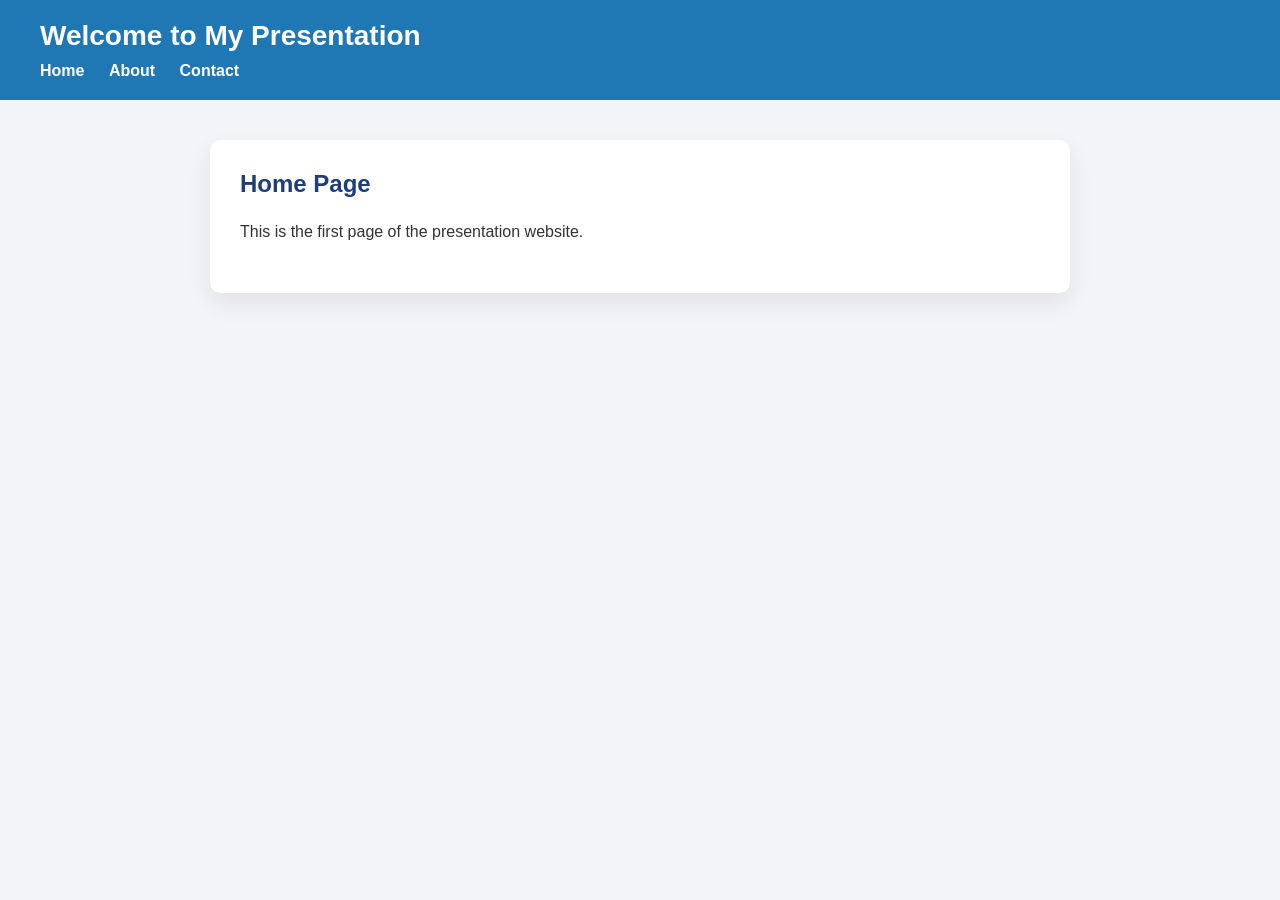
<file: index.html>
<!DOCTYPE html>
<html>
<head>
    <title>Home</title>
    <link rel="stylesheet" href="style.css">
</head>
<body>
    <header>
        <h1>Welcome to My Presentation</h1>
        <nav>
            <a href="index.html">Home</a>
            <a href="about.html">About</a>
            <a href="contact.html">Contact</a>
        </nav>
    </header>

    <section>
        <h2>Home Page</h2>
        <p>This is the first page of the presentation website.</p>
    </section>
</body>
</html>
</file>
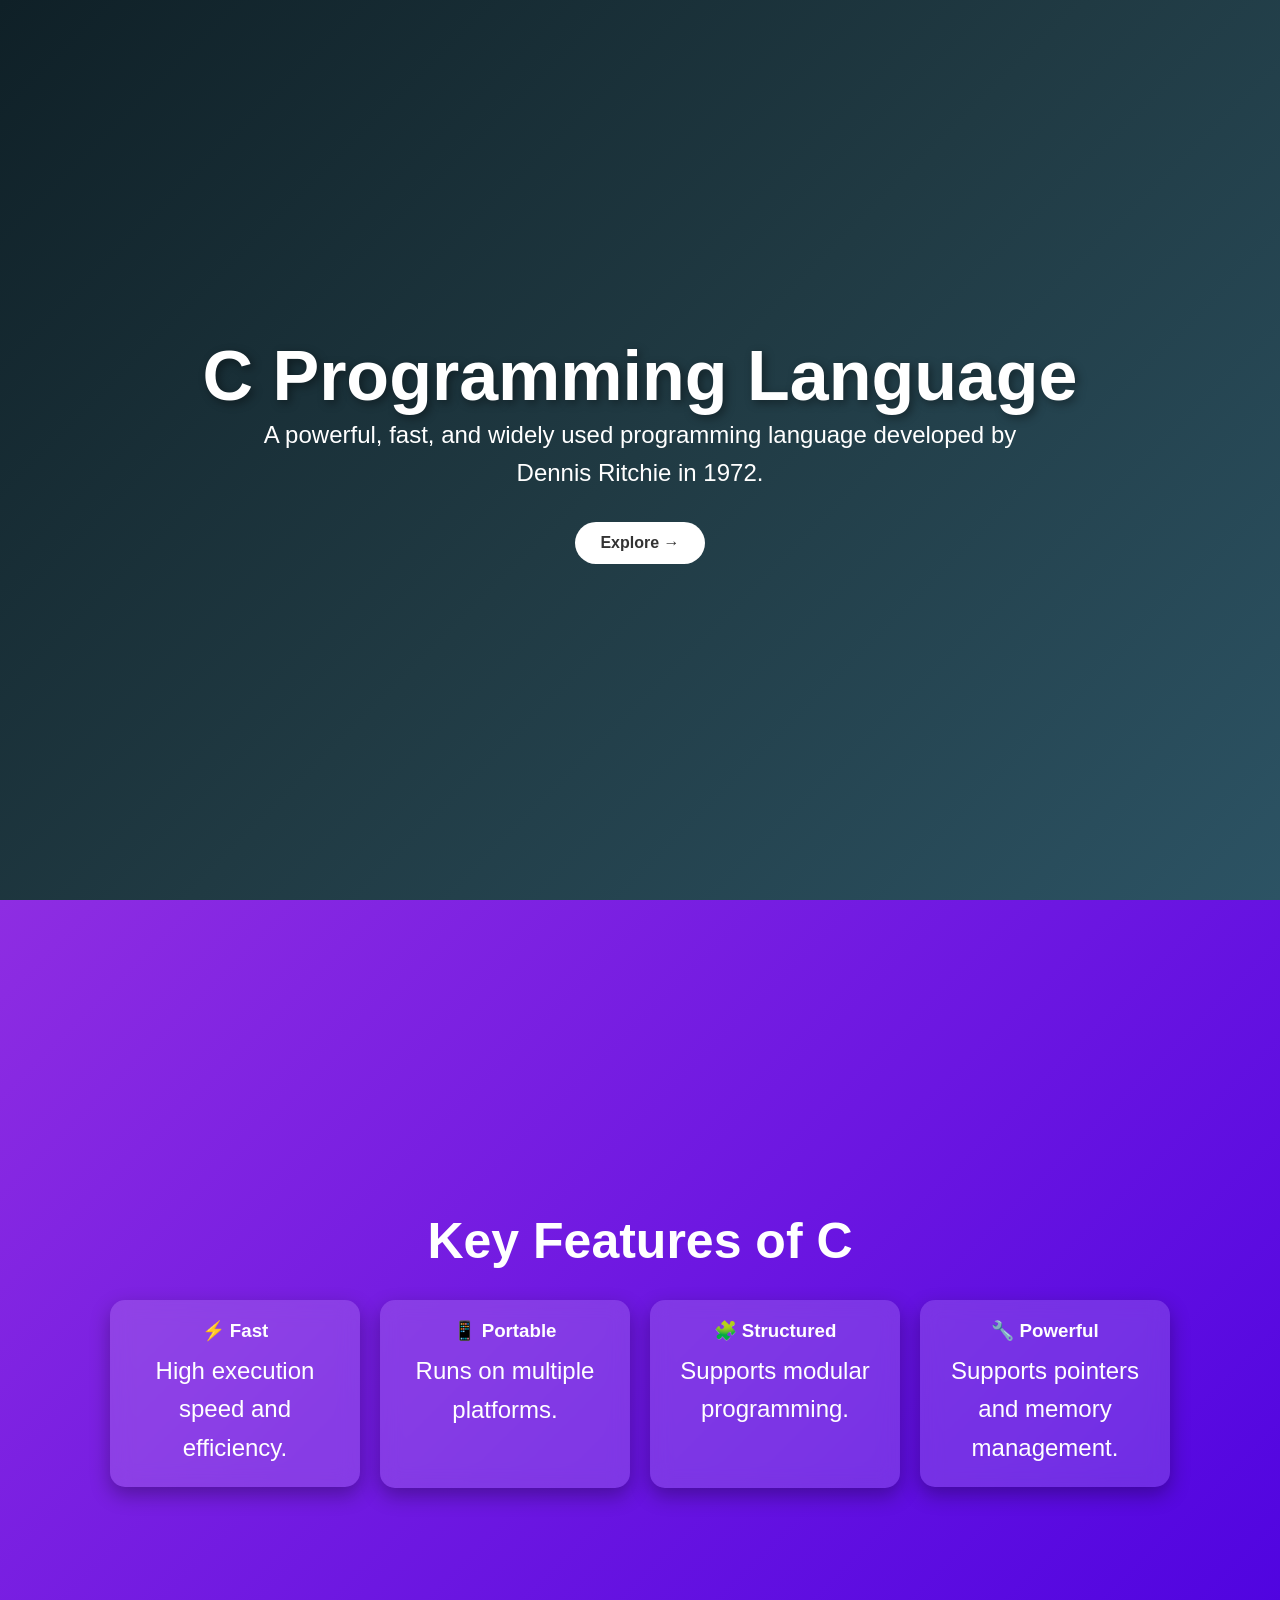
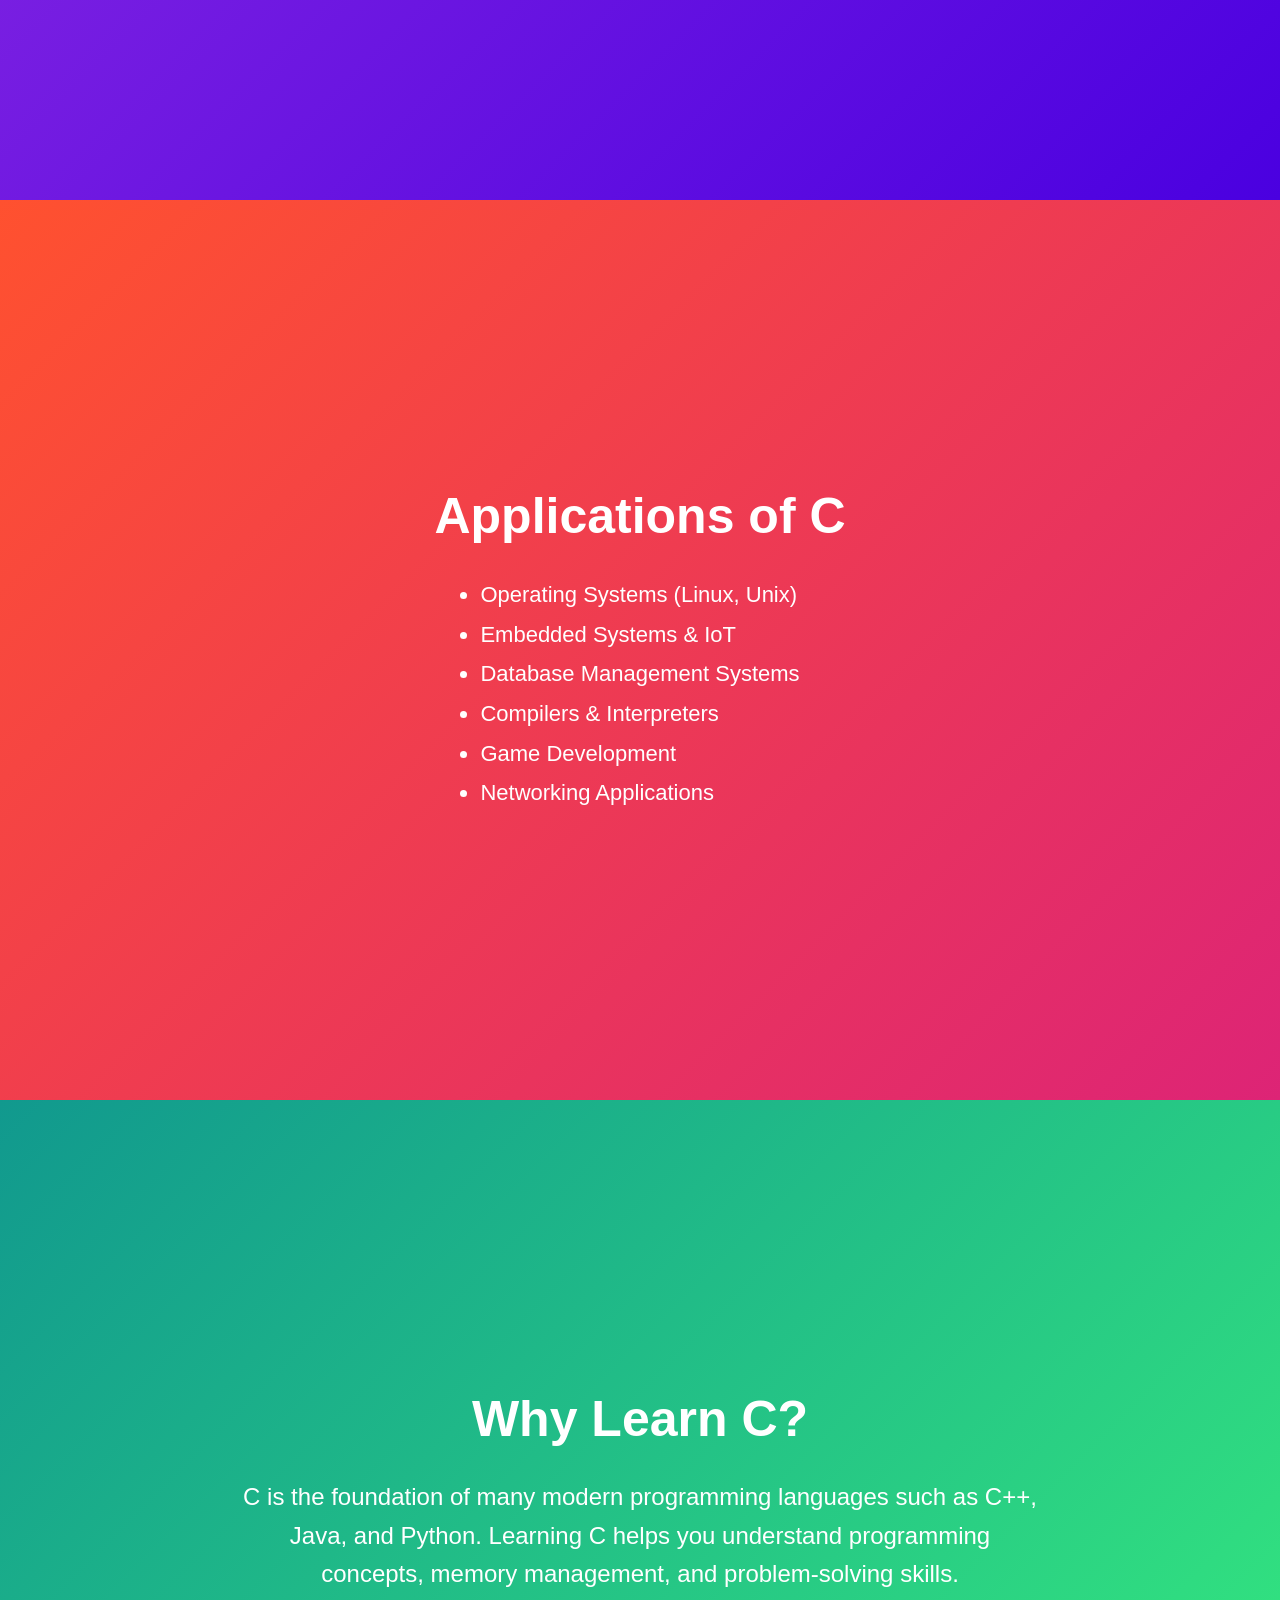
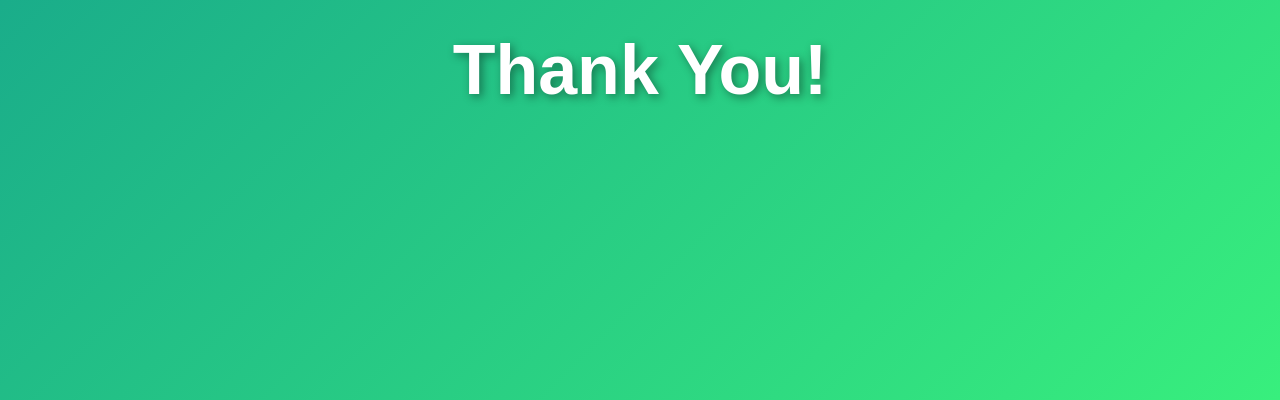
<file: day_3/pres.html>
<!DOCTYPE html>
<html lang="en">
<head>
<meta charset="UTF-8">
<meta name="viewport" content="width=device-width, initial-scale=1.0">
<title>C Programming Presentation</title>

<style>
*{
    margin:0;
    padding:0;
    box-sizing:border-box;
    font-family:'Segoe UI',sans-serif;
    scroll-behavior:smooth;
}

body{
    overflow-x:hidden;
}

.slide{
    height:100vh;
    display:flex;
    flex-direction:column;
    justify-content:center;
    align-items:center;
    text-align:center;
    padding:40px;
    color:white;
}

.slide1{
    background:linear-gradient(135deg,#0f2027,#203a43,#2c5364);
}

.slide2{
    background:linear-gradient(135deg,#8e2de2,#4a00e0);
}

.slide3{
    background:linear-gradient(135deg,#ff512f,#dd2476);
}

.slide4{
    background:linear-gradient(135deg,#11998e,#38ef7d);
}

h1{
    font-size:70px;
    text-shadow:3px 3px 10px rgba(0,0,0,0.4);
    animation:fadeIn 2s ease;
}

h2{
    font-size:50px;
    margin-bottom:30px;
}

p{
    font-size:24px;
    max-width:800px;
    line-height:1.6;
}

.card-container{
    display:flex;
    gap:20px;
    flex-wrap:wrap;
    justify-content:center;
}

.card{
    width:250px;
    padding:20px;
    background:rgba(255,255,255,0.15);
    backdrop-filter:blur(10px);
    border-radius:15px;
    box-shadow:0 8px 20px rgba(0,0,0,0.3);
    transition:0.4s;
}

.card:hover{
    transform:translateY(-10px);
}

.card h3{
    margin-bottom:10px;
}

ul{
    text-align:left;
    font-size:22px;
    line-height:1.8;
}

.btn{
    margin-top:30px;
    padding:12px 25px;
    background:white;
    color:#333;
    text-decoration:none;
    border-radius:30px;
    font-weight:bold;
}

@keyframes fadeIn{
    from{
        opacity:0;
        transform:translateY(-40px);
    }
    to{
        opacity:1;
        transform:translateY(0);
    }
}
</style>
</head>
<body>

<!-- Slide 1 -->
<section class="slide slide1">
    <h1>C Programming Language</h1>
    <p>
        A powerful, fast, and widely used programming language
        developed by Dennis Ritchie in 1972.
    </p>
    <a href="#slide2" class="btn">Explore →</a>
</section>

<!-- Slide 2 -->
<section class="slide slide2" id="slide2">
    <h2>Key Features of C</h2>

    <div class="card-container">

        <div class="card">
            <h3>⚡ Fast</h3>
            <p>High execution speed and efficiency.</p>
        </div>

        <div class="card">
            <h3>📱 Portable</h3>
            <p>Runs on multiple platforms.</p>
        </div>

        <div class="card">
            <h3>🧩 Structured</h3>
            <p>Supports modular programming.</p>
        </div>

        <div class="card">
            <h3>🔧 Powerful</h3>
            <p>Supports pointers and memory management.</p>
        </div>

    </div>
</section>

<!-- Slide 3 -->
<section class="slide slide3">
    <h2>Applications of C</h2>

    <ul>
        <li>Operating Systems (Linux, Unix)</li>
        <li>Embedded Systems & IoT</li>
        <li>Database Management Systems</li>
        <li>Compilers & Interpreters</li>
        <li>Game Development</li>
        <li>Networking Applications</li>
    </ul>

</section>

<!-- Slide 4 -->
<section class="slide slide4">
    <h2>Why Learn C?</h2>

    <p>
        C is the foundation of many modern programming languages
        such as C++, Java, and Python. Learning C helps you
        understand programming concepts, memory management,
        and problem-solving skills.
    </p>

    <br><br>

    <h1>Thank You!</h1>
</section>

</body>
</html>
</file>
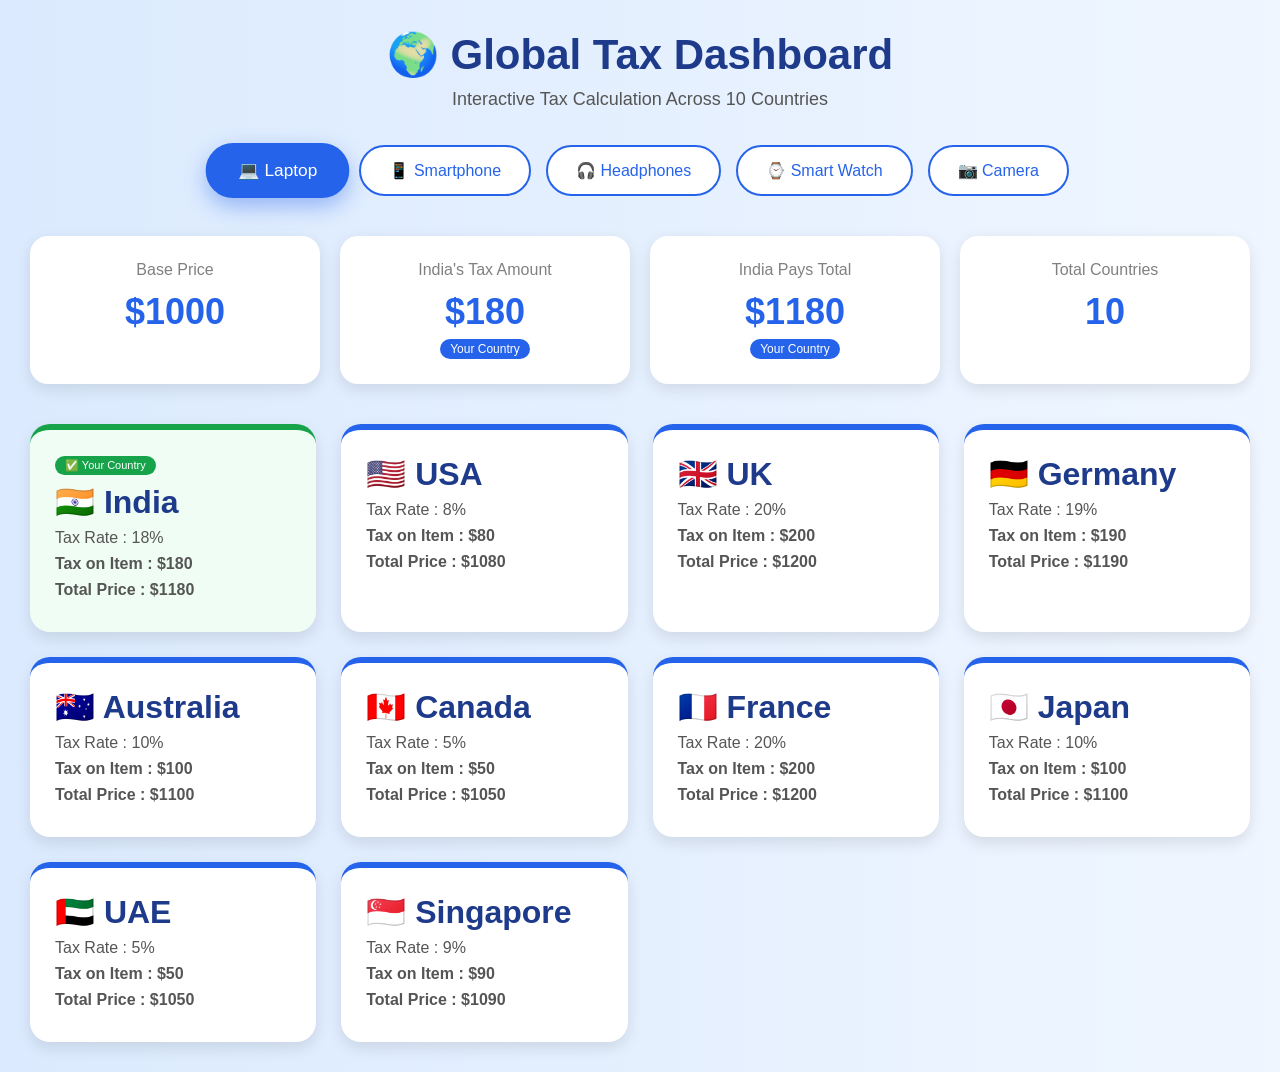
<file: day_3/dya_4/ass1.html>
<!DOCTYPE html>
<html lang="en">
<head>

<meta charset="UTF-8">
<meta name="viewport" content="width=device-width, initial-scale=1.0">
<title>Global Tax Dashboard</title>

<style>

* {
    margin: 0;
    padding: 0;
    box-sizing: border-box;
    font-family: Arial;
}

body {
    background: linear-gradient(to right, #dbeafe, #eff6ff);
    padding: 30px;
}

/* TITLE */
h1 {
    text-align: center;
    color: #1e3a8a;
    margin-bottom: 10px;
    font-size: 42px;
}

.subtitle {
    text-align: center;
    color: #555;
    margin-bottom: 35px;
    font-size: 18px;
}

/* PRODUCT BUTTONS */
.products {
    display: flex;
    justify-content: center;
    gap: 15px;
    flex-wrap: wrap;
    margin-bottom: 40px;
}

.products button {
    padding: 14px 28px;
    border: 2px solid #2563eb;
    background: white;
    color: #2563eb;
    border-radius: 40px;
    font-size: 16px;
    cursor: pointer;
    transition: 0.3s;
}

/*  Active button stays highlighted */
.products button.active,
.products button:hover {
    background: #2563eb;
    color: white;
    transform: scale(1.08);
    box-shadow: 0 8px 20px rgba(37,99,235,0.4);
}

/* SUMMARY BOXES */
.summary {
    display: grid;
    grid-template-columns: repeat(auto-fit, minmax(220px, 1fr));
    gap: 20px;
    margin-bottom: 40px;
}

.box {
    background: white;
    padding: 25px;
    border-radius: 18px;
    text-align: center;
    box-shadow: 0 5px 15px rgba(0,0,0,0.1);
    transition: 0.4s;
}

.box:hover {
    transform: translateY(-8px);
    box-shadow: 0 12px 25px rgba(0,0,0,0.2);
}

.box p {
    color: gray;
    font-size: 16px;
}

.box h2 {
    margin-top: 12px;
    font-size: 36px;
    color: #2563eb;
}

/*  Your country label style */
.box .you-label {
    font-size: 12px;
    background: #2563eb;
    color: white;
    padding: 3px 10px;
    border-radius: 20px;
    display: inline-block;
    margin-top: 6px;
}

/* COUNTRY CARDS */
.cards {
    display: grid;
    grid-template-columns: repeat(auto-fit, minmax(240px, 1fr));
    gap: 25px;
}

.card {
    background: white;
    padding: 25px;
    border-radius: 20px;
    box-shadow: 0 6px 15px rgba(0,0,0,0.1);
    border-top: 6px solid #2563eb;
    transition: 0.4s;
    cursor: pointer;
    animation: fadeIn 0.5s ease;
}

/* Your country card highlighted differently */
.card.my-country {
    border-top: 6px solid #16a34a;
    background: #f0fdf4;
}

.card:hover {
    transform: translateY(-10px) scale(1.03);
    box-shadow: 0 15px 30px rgba(0,0,0,0.2);
}

/*  Flag + name headline */
.card h2 {
    font-size: 32px;
    margin-bottom: 6px;
    color: #1e3a8a;
}

.card p {
    margin: 8px 0;
    color: #555;
    font-size: 16px;
}

.tax {
    color: #16a34a;
    font-weight: bold;
}

.total {
    color: #2563eb;
    font-weight: bold;
}

/* Your country badge inside card */
.you-badge {
    display: inline-block;
    background: #16a34a;
    color: white;
    font-size: 11px;
    padding: 3px 10px;
    border-radius: 20px;
    margin-bottom: 8px;
}

@keyframes fadeIn {
    from { opacity: 0; transform: translateY(20px); }
    to   { opacity: 1; transform: translateY(0); }
}

</style>
</head>
<body>

<h1>🌍 Global Tax Dashboard</h1>
<p class="subtitle">Interactive Tax Calculation Across 10 Countries</p>

<!-- PRODUCT BUTTONS -->
<div class="products">
    <button onclick="showTax(this, 1000)">💻 Laptop</button>
    <button onclick="showTax(this, 700)">📱 Smartphone</button>
    <button onclick="showTax(this, 200)">🎧 Headphones</button>
    <button onclick="showTax(this, 300)">⌚ Smart Watch</button>
    <button onclick="showTax(this, 900)">📷 Camera</button>
</div>

<!-- SUMMARY — Clearly labeled as India (Your Country) -->
<div class="summary">

    <div class="box">
        <p>Base Price</p>
        <h2 id="basePrice">$0</h2>
    </div>

    <div class="box">
        <p>India's Tax Amount</p>
        <h2 id="indiaTax">$0</h2>
        <span class="you-label">Your Country</span>
    </div>

    <div class="box">
        <p>India Pays Total</p>
        <h2 id="indiaTotal">$0</h2>
        <span class="you-label">Your Country</span>
    </div>

    <div class="box">
        <p>Total Countries</p>
        <h2>10</h2>
    </div>

</div>

<!-- COUNTRY CARDS -->
<div class="cards" id="cards"></div>

<script>

// Added flag to each country
const countries = [
    { name: "India",     flag: "🇮🇳", tax: 18 },
    { name: "USA",       flag: "🇺🇸", tax: 8  },
    { name: "UK",        flag: "🇬🇧", tax: 20 },
    { name: "Germany",   flag: "🇩🇪", tax: 19 },
    { name: "Australia", flag: "🇦🇺", tax: 10 },
    { name: "Canada",    flag: "🇨🇦", tax: 5  },
    { name: "France",    flag: "🇫🇷", tax: 20 },
    { name: "Japan",     flag: "🇯🇵", tax: 10 },
    { name: "UAE",       flag: "🇦🇪", tax: 5  },
    { name: "Singapore", flag: "🇸🇬", tax: 9  }
];

function showTax(clickedBtn, price) {

    //  Remove active from all buttons, add to clicked one
    document.querySelectorAll(".products button")
        .forEach(btn => btn.classList.remove("active"));
    clickedBtn.classList.add("active");

    // SUMMARY — India is index 0
    let indiaTax   = (price * 18) / 100;
    let indiaTotal = price + indiaTax;

    document.getElementById("basePrice").innerHTML  = "$" + price;
    document.getElementById("indiaTax").innerHTML   = "$" + indiaTax;
    document.getElementById("indiaTotal").innerHTML = "$" + indiaTotal;

    // COUNTRY CARDS
    let output = "";

    countries.forEach(function(country) {

        let taxAmount = (price * country.tax) / 100;
        let total     = price + taxAmount;

        // India gets a special green card + "Your Country" badge
        let isIndia   = country.name === "India";
        let cardClass = isIndia ? "card my-country" : "card";
        let badge     = isIndia ? '<div class="you-badge">✅ Your Country</div>' : "";

        output += `
        <div class="${cardClass}">
            ${badge}
            <h2>${country.flag} ${country.name}</h2>
            <p>Tax Rate : ${country.tax}%</p>
            <p class="tax">Tax on Item : $${taxAmount}</p>
            <p class="total">Total Price : $${total}</p>
        </div>
        `;

    });

    document.getElementById("cards").innerHTML = output;
}

//  Default load = Laptop button active on page open
window.onload = function() {
    const laptopBtn = document.querySelector(".products button");
    showTax(laptopBtn, 1000);
};

</script>
</body>
</html>
</file>
<file: style.css>
body {
    margin: 0;
    font-family: Arial, sans-serif;
    background: #f2f4f8;
    color: #333;
}

header {
    background: #1f78b4;
    color: #fff;
    padding: 20px 40px;
}

header h1 {
    margin: 0;
    font-size: 28px;
}

nav {
    margin-top: 10px;
}

nav a {
    color: #fff;
    text-decoration: none;
    margin-right: 20px;
    font-weight: 600;
}

nav a:hover {
    text-decoration: underline;
}

section {
    max-width: 800px;
    margin: 40px auto;
    background: #fff;
    padding: 30px;
    border-radius: 10px;
    box-shadow: 0 10px 25px rgba(0, 0, 0, 0.08);
}

section h2 {
    margin-top: 0;
    color: #1f3d7a;
}

section p {
    line-height: 1.8;
    font-size: 16px;
}
</file>
